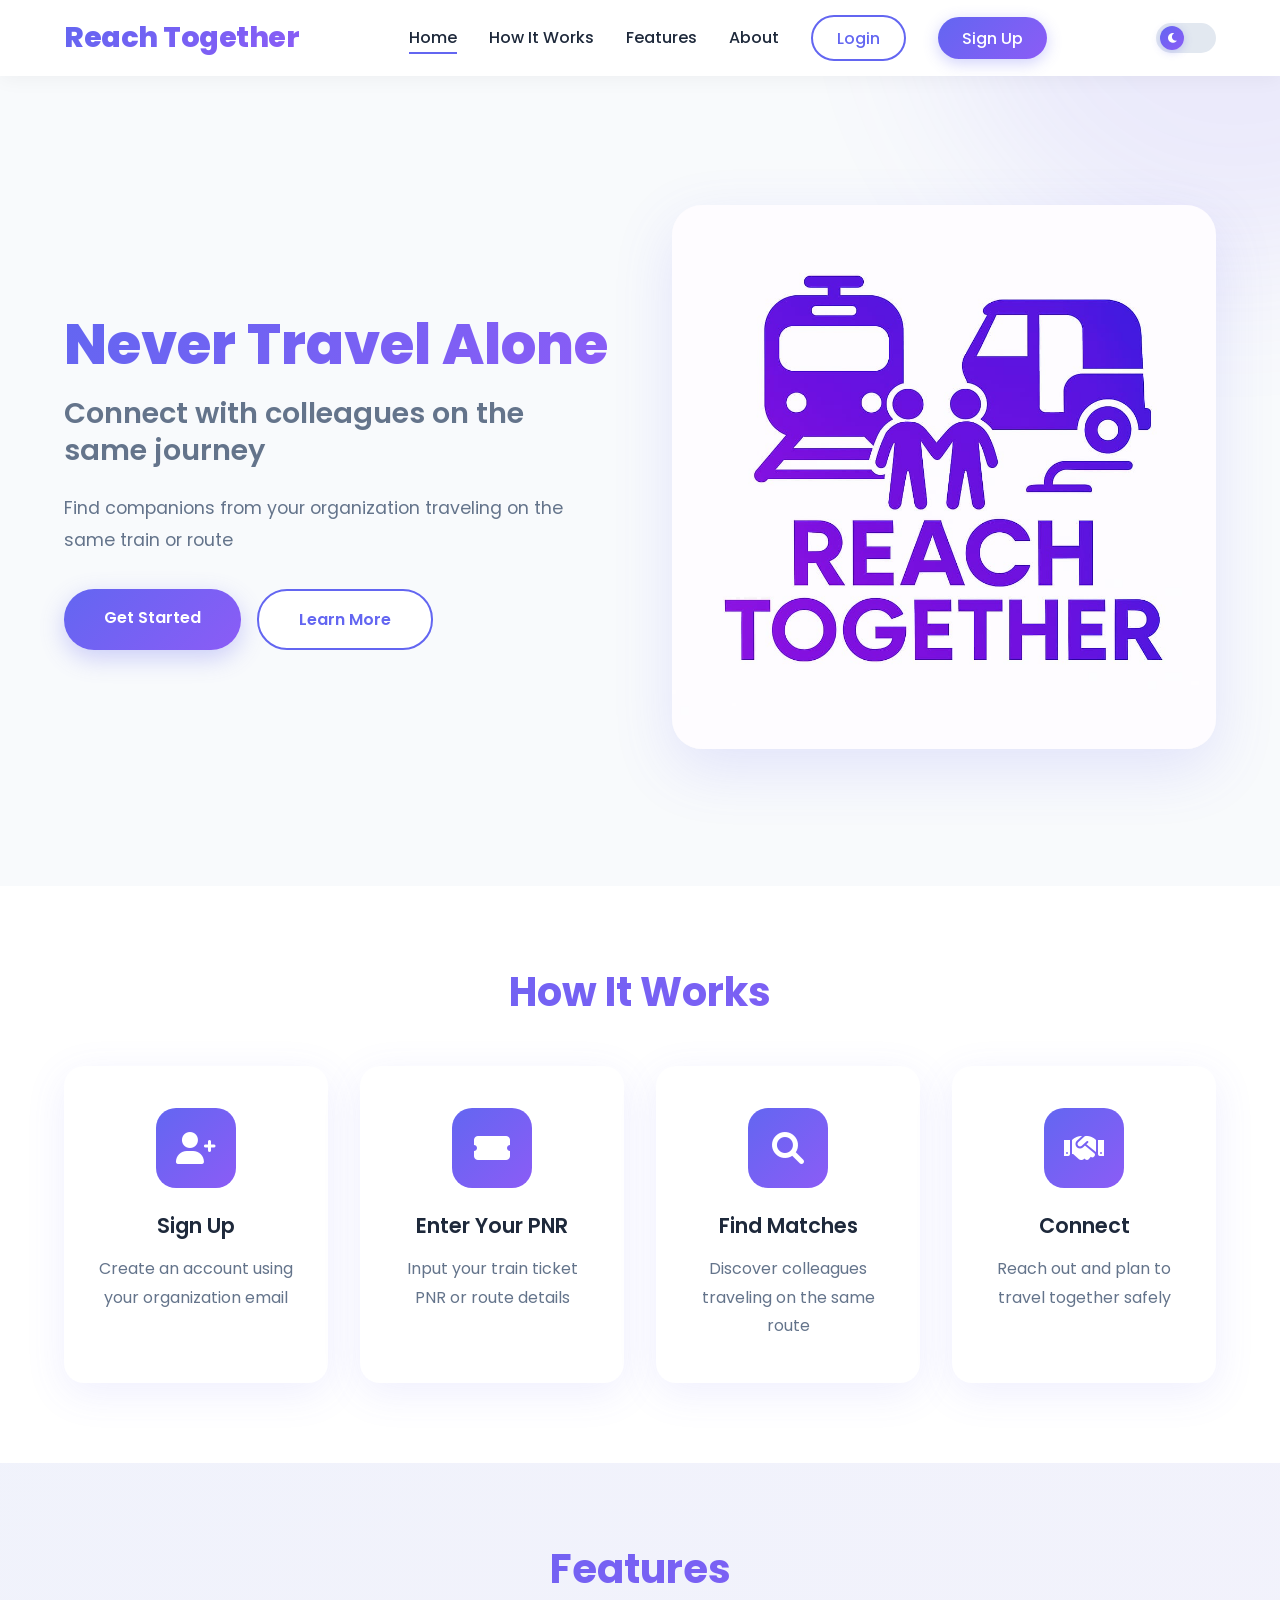
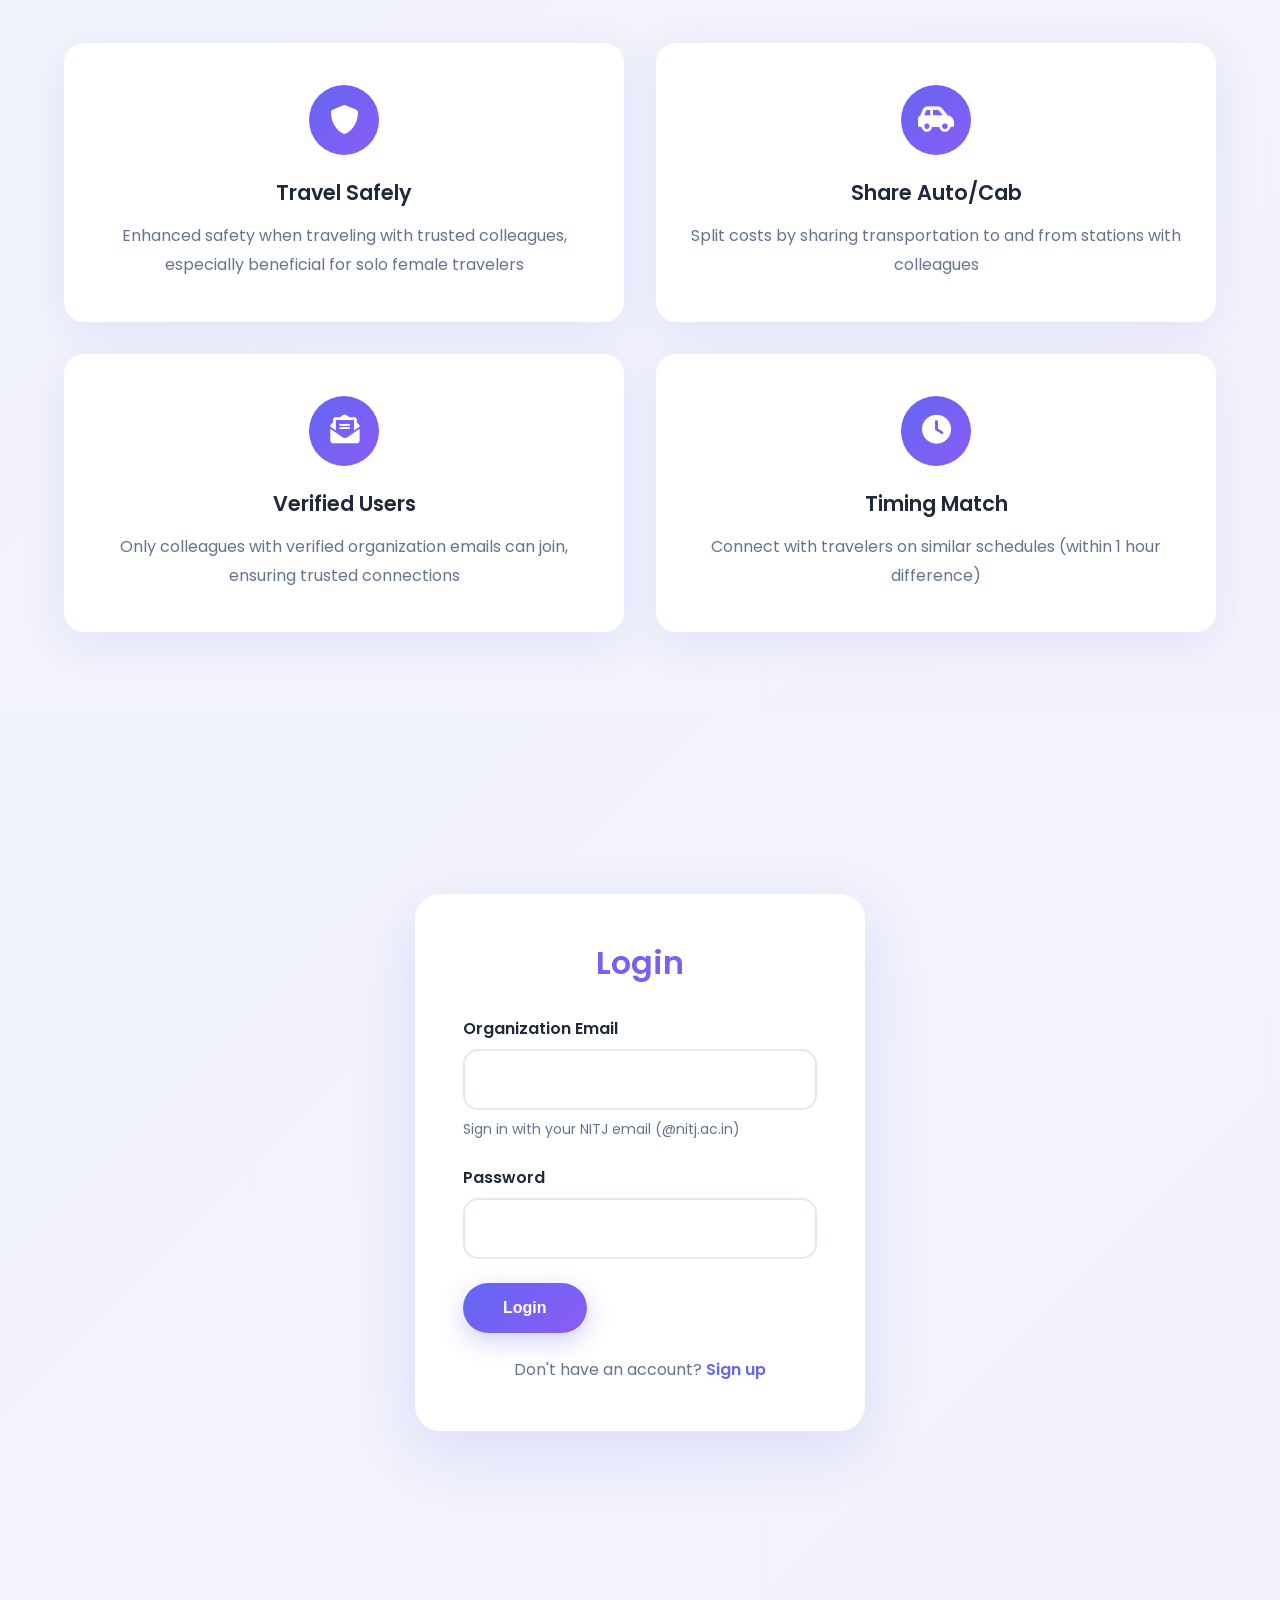
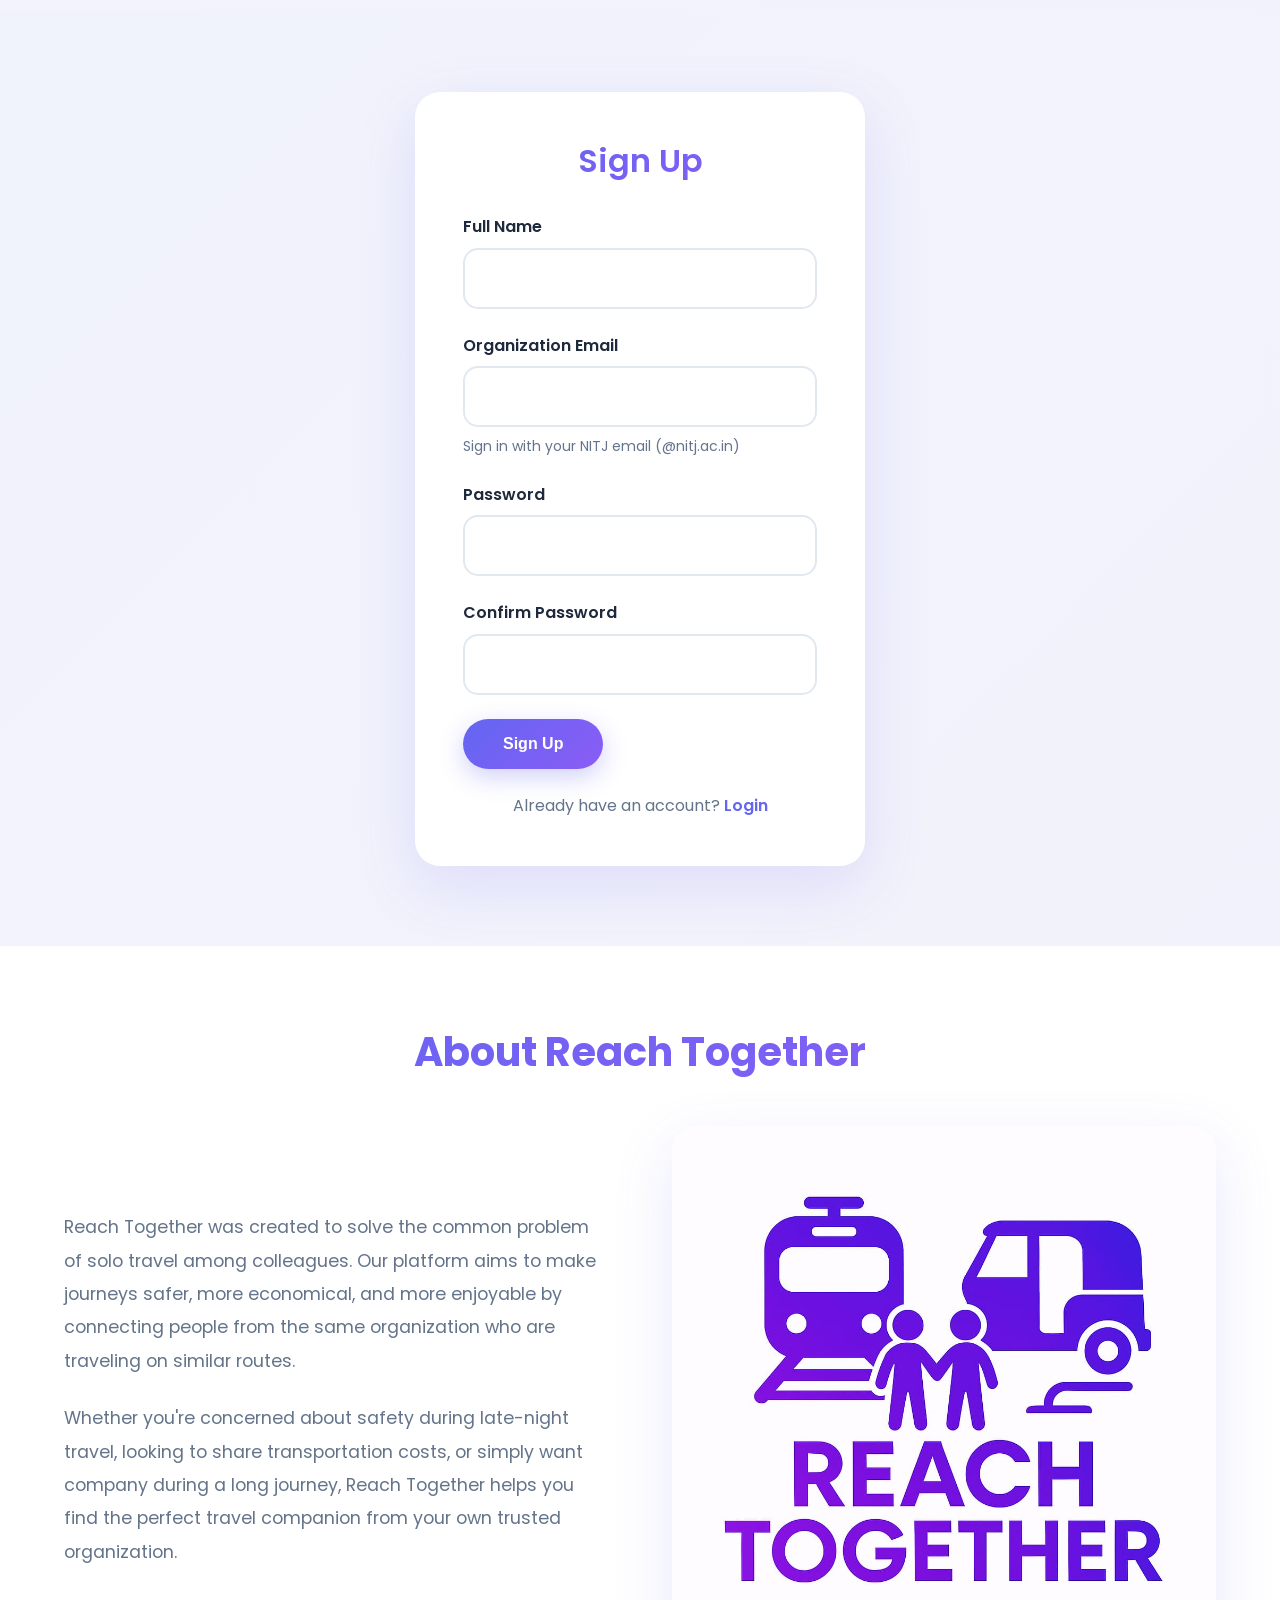
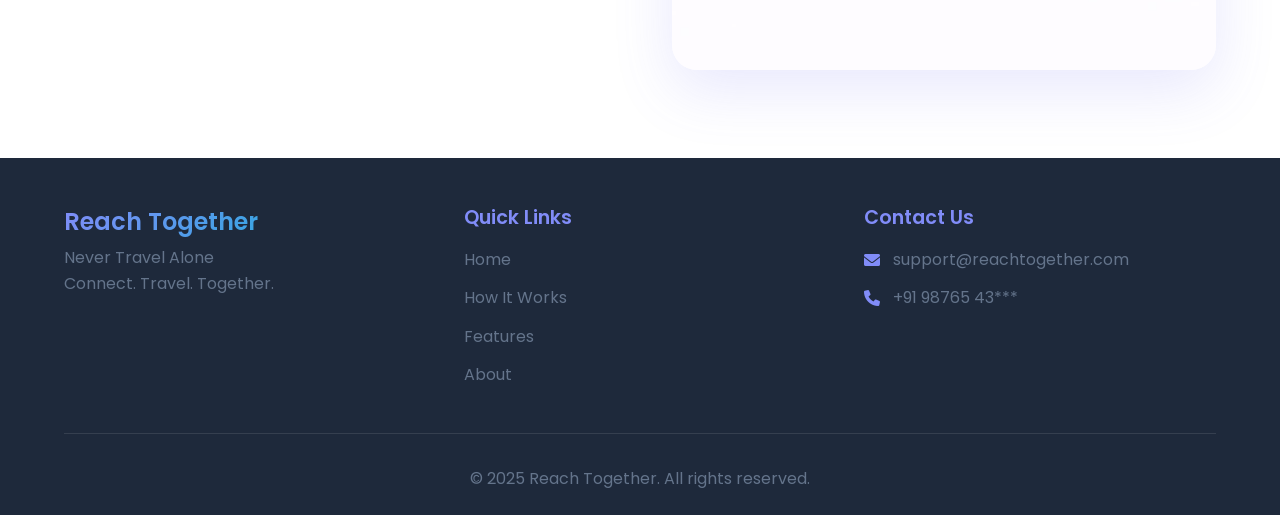
<file: index.html>
<!DOCTYPE html>
<html lang="en">
<head>
    <meta charset="UTF-8">
    <meta name="viewport" content="width=device-width, initial-scale=1.0">
    <title>Reach Together - Find Travel Companions</title>
    <link rel="stylesheet" href="styles.css">
    <link rel="stylesheet" href="https://cdnjs.cloudflare.com/ajax/libs/font-awesome/6.0.0-beta3/css/all.min.css">
</head>
<body>
    <header>
        <nav>
            <div class="logo">
                <h1>Reach Together</h1>
            </div>
            <ul class="nav-links" id="navLinks">
                <li><a href="#home" class="active">Home</a></li>
                <li><a href="#how-it-works">How It Works</a></li>
                <li><a href="#features">Features</a></li>
                <li><a href="#about">About</a></li>
                <li><a href="#login-section" class="login-btn">Login</a></li>
                <li><a href="#signup-section" class="signup-btn">Sign Up</a></li>
            </ul>
            <div class="theme-toggle" id="themeToggle" title="Toggle Dark Mode">
                <div class="theme-toggle-slider">
                    <i class="fas fa-moon"></i>
                </div>
            </div>
            <div class="burger" id="burger">
                <div class="line1"></div>
                <div class="line2"></div>
                <div class="line3"></div>
            </div>
        </nav>
    </header>

    <main>
        <section id="home" class="hero">
            <div class="hero-content">
                <h1>Never Travel Alone</h1>
                <h2>Connect with colleagues on the same journey</h2>
                <p>Find companions from your organization traveling on the same train or route</p>
                <div class="hero-buttons">
                    <a href="#signup-section" class="primary-btn">Get Started</a>
                    <a href="#how-it-works" class="secondary-btn">Learn More</a>
                </div>
            </div>
            <div class="hero-image">
                <img src="Reach Together Light.jpeg" data-light="Reach Together Light.jpeg" data-dark="Reach Together Dark.png" alt="People traveling together">
            </div>
        </section>

        <section id="how-it-works" class="how-it-works">
            <h2>How It Works</h2>
            <div class="steps-container">
                <div class="step">
                    <div class="step-icon">
                        <i class="fas fa-user-plus"></i>
                    </div>
                    <h3>Sign Up</h3>
                    <p>Create an account using your organization email</p>
                </div>
                <div class="step">
                    <div class="step-icon">
                        <i class="fas fa-ticket-alt"></i>
                    </div>
                    <h3>Enter Your PNR</h3>
                    <p>Input your train ticket PNR or route details</p>
                </div>
                <div class="step">
                    <div class="step-icon">
                        <i class="fas fa-search"></i>
                    </div>
                    <h3>Find Matches</h3>
                    <p>Discover colleagues traveling on the same route</p>
                </div>
                <div class="step">
                    <div class="step-icon">
                        <i class="fas fa-handshake"></i>
                    </div>
                    <h3>Connect</h3>
                    <p>Reach out and plan to travel together safely</p>
                </div>
            </div>
        </section>

        <section id="features" class="features">
            <h2>Features</h2>
            <div class="features-grid">
                <div class="feature-card">
                    <div class="feature-icon">
                        <i class="fas fa-shield-alt"></i>
                    </div>
                    <h3>Travel Safely</h3>
                    <p>Enhanced safety when traveling with trusted colleagues, especially beneficial for solo female travelers</p>
                </div>
                <div class="feature-card">
                    <div class="feature-icon">
                        <i class="fas fa-car-side"></i>
                    </div>
                    <h3>Share Auto/Cab</h3>
                    <p>Split costs by sharing transportation to and from stations with colleagues</p>
                </div>
                <div class="feature-card">
                    <div class="feature-icon">
                        <i class="fas fa-envelope-open-text"></i>
                    </div>
                    <h3>Verified Users</h3>
                    <p>Only colleagues with verified organization emails can join, ensuring trusted connections</p>
                </div>
                <div class="feature-card">
                    <div class="feature-icon">
                        <i class="fas fa-clock"></i>
                    </div>
                    <h3>Timing Match</h3>
                    <p>Connect with travelers on similar schedules (within 1 hour difference)</p>
                </div>
            </div>
        </section>

        <section id="login-section" class="auth-section">
            <div class="auth-container">
                <h2>Login</h2>
                <form id="loginForm">
                    <div class="form-group">
                        <label for="loginEmail">Organization Email</label>
                        <input type="email" id="loginEmail" required>
                        <small class="auth-note">Sign in with your NITJ email (@nitj.ac.in)</small>
                    </div>
                    <div class="form-group">
                        <label for="loginPassword">Password</label>
                        <input type="password" id="loginPassword" required>
                    </div>
                    <button type="submit" class="primary-btn">Login</button>
                </form>
                <p class="auth-redirect">Don't have an account? <a href="#signup-section">Sign up</a></p>
            </div>
        </section>

        <section id="signup-section" class="auth-section">
            <div class="auth-container">
                <h2>Sign Up</h2>
                <form id="signupForm">
                    <div class="form-group">
                        <label for="signupName">Full Name</label>
                        <input type="text" id="signupName" required>
                    </div>
                    <div class="form-group">
                        <label for="signupEmail">Organization Email</label>
                        <input type="email" id="signupEmail" required>
                        <small class="auth-note">Sign in with your NITJ email (@nitj.ac.in)</small>
                    </div>
                    <div class="form-group">
                        <label for="signupPassword">Password</label>
                        <input type="password" id="signupPassword" required>
                    </div>
                    <div class="form-group">
                        <label for="signupConfirmPassword">Confirm Password</label>
                        <input type="password" id="signupConfirmPassword" required>
                    </div>
                    <button type="submit" class="primary-btn">Sign Up</button>
                </form>
                <p class="auth-redirect">Already have an account? <a href="#login-section">Login</a></p>
            </div>
        </section>

        <section id="about" class="about">
            <h2>About Reach Together</h2>
            <div class="about-content">
                <div class="about-text">
                    <p>Reach Together was created to solve the common problem of solo travel among colleagues. Our platform aims to make journeys safer, more economical, and more enjoyable by connecting people from the same organization who are traveling on similar routes.</p>
                    <p>Whether you're concerned about safety during late-night travel, looking to share transportation costs, or simply want company during a long journey, Reach Together helps you find the perfect travel companion from your own trusted organization.</p>
                </div>
                <div class="about-image">
                    <img src="Reach Together Light.jpeg" data-light="Reach Together Light.jpeg" data-dark="Reach Together Dark.png" alt="About Reach Together">
                </div>
            </div>
        </section>
    </main>

    <footer>
        <div class="footer-content">
            <div class="footer-logo">
                <h2>Reach Together</h2>
                <p>Never Travel Alone</p>
                <p>Connect. Travel. Together.</p>
            </div>
            <div class="footer-links">
                <h3>Quick Links</h3>
                <ul>
                    <li><a href="#home">Home</a></li>
                    <li><a href="#how-it-works">How It Works</a></li>
                    <li><a href="#features">Features</a></li>
                    <li><a href="#about">About</a></li>
                </ul>
            </div>
            <div class="footer-contact">
                <h3>Contact Us</h3>
                <p><i class="fas fa-envelope"></i> support@reachtogether.com</p>
                <p><i class="fas fa-phone"></i> +91 98765 43***</p>
            </div>
        </div>
        <div class="footer-bottom">
            <p>&copy; 2025 Reach Together. All rights reserved.</p>
        </div>
    </footer>

    <script src="script.js"></script>
</body>
</html>
</file>
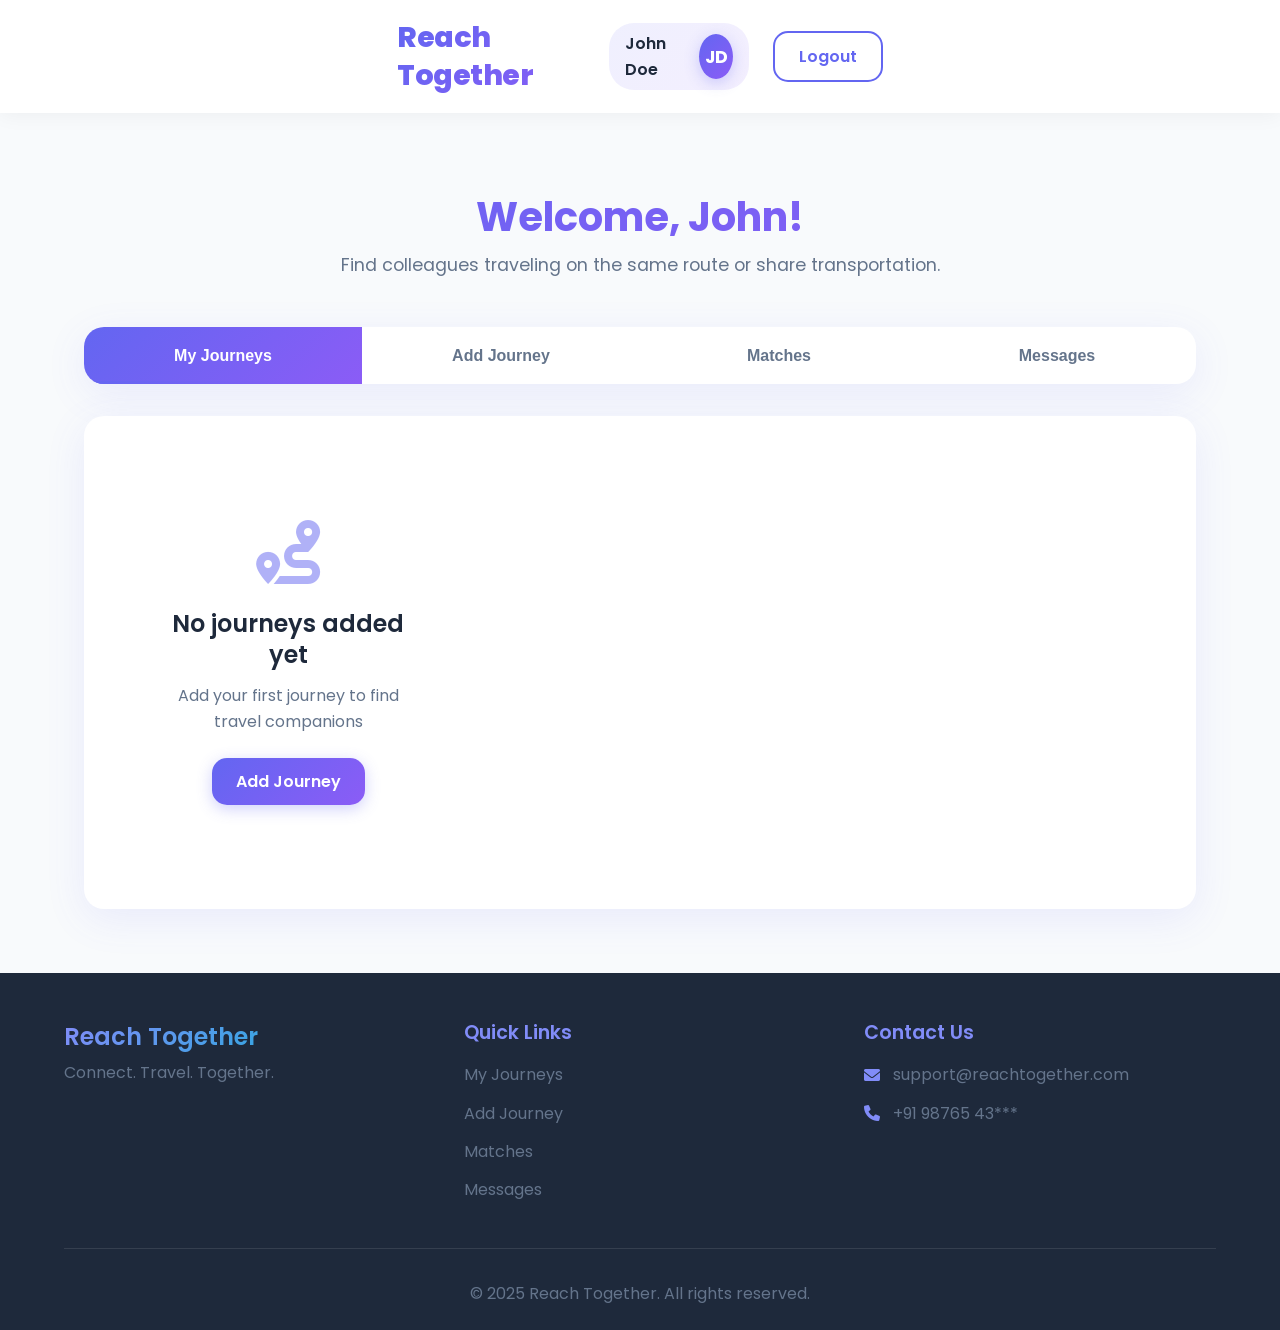
<file: dashboard.html>
<!DOCTYPE html>
<html lang="en">
<head>
    <meta charset="UTF-8">
    <meta name="viewport" content="width=device-width, initial-scale=1.0">
    <title>Dashboard | Reach Together</title>
    <link rel="stylesheet" href="styles.css">
    <link rel="stylesheet" href="dashboard.css">
    <link rel="stylesheet" href="https://cdnjs.cloudflare.com/ajax/libs/font-awesome/6.0.0-beta3/css/all.min.css">
</head>
<body>
    <header class="dashboard-header">
        <div class="container">
            <nav>
                <div class="logo">
                    <h1>Reach Together</h1>
                </div>
                <div class="user-menu">
                    <div class="user-info">
                        <span id="userNameDisplay">John Doe</span>
                        <div class="user-avatar" id="userAvatar">JD</div>
                    </div>
                    <button id="logoutBtn" class="secondary-btn">Logout</button>
                </div>
            </nav>
        </div>
    </header>

    <main class="dashboard-main">
        <div class="container">
            <div class="dashboard-welcome">
                <h1>Welcome, <span id="welcomeName">John</span>!</h1>
                <p>Find colleagues traveling on the same route or share transportation.</p>
            </div>
            
            <div class="dashboard-tabs">
                <button class="tab-btn active" data-tab="my-journeys">My Journeys</button>
                <button class="tab-btn" data-tab="add-journey">Add Journey</button>
                <button class="tab-btn" data-tab="matches">Matches</button>
                <button class="tab-btn" data-tab="messages">Messages</button>
            </div>
            
            <div class="tab-content-container">
                <!-- My Journeys Tab -->
                <div class="tab-content active" id="my-journeys">
                    <div class="journey-list" id="journeyList">
                        <div class="empty-state">
                            <i class="fas fa-route"></i>
                            <h3>No journeys added yet</h3>
                            <p>Add your first journey to find travel companions</p>
                            <button class="primary-btn" id="addFirstJourneyBtn">Add Journey</button>
                        </div>
                    </div>
                </div>
                
                <!-- Add Journey Tab -->
                <div class="tab-content" id="add-journey">
                    <h2>Add New Journey</h2>
                    <form id="journeyForm">
                        <div class="form-group">
                            <label for="journeyType">Journey Type</label>
                            <select id="journeyType" required>
                                <option value="train">Train</option>
                                <option value="bus">Bus</option>
                                <option value="flight">Flight</option>
                            </select>
                        </div>
                        
                        <div class="form-group" id="pnrGroup">
                            <label for="pnrNumber">PNR Number</label>
                            <input type="text" id="pnrNumber" placeholder="Enter your PNR">
                            <small>For train journeys, this helps find exact matches</small>
                        </div>
                        
                        <div class="form-row">
                            <div class="form-group">
                                <label for="fromLocation">From</label>
                                <input type="text" id="fromLocation" required placeholder="Departure location">
                            </div>
                            
                            <div class="form-group">
                                <label for="toLocation">To</label>
                                <input type="text" id="toLocation" required placeholder="Arrival location">
                            </div>
                        </div>
                        
                        <div class="form-row">
                            <div class="form-group">
                                <label for="departureDate">Departure Date</label>
                                <input type="date" id="departureDate" required>
                            </div>
                            
                            <div class="form-group">
                                <label for="departureTime">Departure Time</label>
                                <input type="time" id="departureTime" required>
                            </div>
                        </div>
                        
                        <div class="form-group">
                            <label for="travelPreferences">Travel Preferences</label>
                            <div class="checkbox-group">
                                <label>
                                    <input type="checkbox" id="shareAuto"> 
                                    Willing to share auto/cab to/from station
                                </label>
                                <label>
                                    <input type="checkbox" id="womenOnly"> 
                                    Prefer women-only travel companion
                                </label>
                                <label>
                                    <input type="checkbox" id="luggageHelp"> 
                                    Need help with luggage
                                </label>
                            </div>
                        </div>
                        
                        <div class="form-group">
                            <label for="additionalNotes">Additional Notes</label>
                            <textarea id="additionalNotes" rows="3" placeholder="Add any additional information"></textarea>
                        </div>
                        
                        <button type="submit" class="primary-btn">Add Journey</button>
                    </form>
                </div>
                
                <!-- Matches Tab -->
                <div class="tab-content" id="matches">
                    <div class="filters">
                        <div class="filter-group">
                            <label>Journey Type</label>
                            <select id="matchFilterType">
                                <option value="all">All</option>
                                <option value="train">Train</option>
                                <option value="bus">Bus</option>
                                <option value="flight">Flight</option>
                            </select>
                        </div>
                        <div class="filter-group">
                            <label>Sort By</label>
                            <select id="matchSortBy">
                                <option value="date">Date</option>
                                <option value="match">Match %</option>
                            </select>
                        </div>
                    </div>
                    
                    <div class="matches-list" id="matchesList">
                        <div class="empty-state">
                            <i class="fas fa-user-friends"></i>
                            <h3>No matches found</h3>
                            <p>Add a journey first to find potential matches</p>
                        </div>
                    </div>
                </div>
                
                <!-- Messages Tab -->
                <div class="tab-content" id="messages">
                    <div class="messages-container">
                        <div class="contacts-list">
                            <div class="contacts-header">
                                <h3>Contacts</h3>
                                <div class="search-box">
                                    <input type="text" placeholder="Search contacts">
                                    <i class="fas fa-search"></i>
                                </div>
                            </div>
                            
                            <div class="contacts" id="contactsList">
                                <div class="empty-state">
                                    <i class="fas fa-envelope"></i>
                                    <h3>No contacts yet</h3>
                                    <p>Your matched contacts will appear here</p>
                                </div>
                            </div>
                        </div>
                        
                        <div class="chat-area">
                            <div class="chat-header">
                                <h3>Select a contact to start chatting</h3>
                            </div>
                            
                            <div class="chat-messages" id="chatMessages">
                            </div>
                            
                            <div class="chat-input">
                                <textarea placeholder="Type a message..." id="messageInput"></textarea>
                                <button id="sendMessageBtn" class="primary-btn">
                                    <i class="fas fa-paper-plane"></i>
                                </button>
                            </div>
                        </div>
                    </div>
                </div>
            </div>
        </div>
    </main>

    <footer>
        <div class="footer-content">
            <div class="footer-logo">
                <h2>Reach Together</h2>
                <p>Connect. Travel. Together.</p>
            </div>
            <div class="footer-links">
                <h3>Quick Links</h3>
                <ul>
                    <li><a href="#my-journeys">My Journeys</a></li>
                    <li><a href="#add-journey">Add Journey</a></li>
                    <li><a href="#matches">Matches</a></li>
                    <li><a href="#messages">Messages</a></li>
                </ul>
            </div>
            <div class="footer-contact">
                <h3>Contact Us</h3>
                <p><i class="fas fa-envelope"></i> support@reachtogether.com</p>
                <p><i class="fas fa-phone"></i> +91 98765 43***</p>
            </div>
        </div>
        <div class="footer-bottom">
            <p>&copy; 2025 Reach Together. All rights reserved.</p>
        </div>
    </footer>

    <!-- Theme toggle moved to main page; dashboard reads saved theme from localStorage -->
    <script src="dashboard.js"></script>
</body>
</html>
</file>
<file: styles.css>
/* Enhanced Reach Together Styles */
@import url('https://fonts.googleapis.com/css2?family=Poppins:wght@300;400;500;600;700;800&display=swap');

:root {
    --primary: #6366f1;
    --primary-dark: #4f46e5;
    --primary-light: #818cf8;
    --secondary: #8b5cf6;
    --accent: #06b6d4;
    --success: #10b981;
    --danger: #ef4444;
    --warning: #f59e0b;
    --dark: #1e293b;
    --light: #f8fafc;
    --gray: #64748b;
    --gray-light: #e2e8f0;
    --white: #ffffff;
    --shadow: 0 10px 40px rgba(99, 102, 241, 0.1);
    --shadow-lg: 0 20px 60px rgba(99, 102, 241, 0.15);
}

/* Dark Mode Variables */
body.dark-mode {
    --dark: #f8fafc;
    --light: #0f172a;
    --gray: #cbd5e1;
    --gray-light: #1e293b;
    --white: #1e293b;
    --shadow: 0 10px 40px rgba(0, 0, 0, 0.3);
    --shadow-lg: 0 20px 60px rgba(0, 0, 0, 0.4);
}

body.dark-mode {
    background: #0f172a;
    color: #f8fafc;
}

body.dark-mode .bg-animation {
    opacity: 0.03;
}

/* Preserve footer appearance from light mode when dark-mode is active */
body.dark-mode footer,
body.dark-mode .footer-content,
body.dark-mode .footer-bottom {
    background: #1e293b; /* same as light-mode var(--dark) */
    color: #ffffff; /* same as light-mode var(--white) */
}

body.dark-mode .footer-links a {
    color: #64748b; /* same as light-mode var(--gray) */
}

body.dark-mode .footer-logo p,
body.dark-mode .footer-contact p {
    color: #64748b; /* keep description/contact text same as light mode */
}

body.dark-mode header {
    background: rgba(30, 41, 59, 0.95);
}

body.dark-mode .nav-links a {
    color: #cbd5e1;
}

body.dark-mode .hero::before {
    opacity: 0.05;
}

* {
    margin: 0;
    padding: 0;
    box-sizing: border-box;
}

body {
    font-family: 'Poppins', sans-serif;
    line-height: 1.6;
    color: var(--dark);
    background: var(--light);
    overflow-x: hidden;
}

a {
    text-decoration: none;
    color: var(--primary);
    transition: all 0.3s ease;
}

ul {
    list-style: none;
}

h1, h2, h3, h4 {
    font-weight: 600;
    line-height: 1.3;
}

section {
    padding: 5rem 5%;
}

.container {
    max-width: 1400px;
    margin: 0 auto;
    padding: 0 20px;
}

/* Animated Background */
.bg-animation {
    position: fixed;
    top: 0;
    left: 0;
    width: 100%;
    height: 100%;
    z-index: -1;
    background: linear-gradient(135deg, #667eea 0%, #764ba2 100%);
    opacity: 0.05;
}

.bg-animation::before {
    content: '';
    position: absolute;
    width: 200%;
    height: 200%;
    top: -50%;
    left: -50%;
    background: radial-gradient(circle, rgba(99, 102, 241, 0.1) 1px, transparent 1px);
    background-size: 50px 50px;
    animation: moveBackground 20s linear infinite;
}

@keyframes moveBackground {
    0% { transform: translate(0, 0); }
    100% { transform: translate(50px, 50px); }
}

/* Header */
header {
    background: rgba(255, 255, 255, 0.95);
    backdrop-filter: blur(10px);
    box-shadow: 0 2px 20px rgba(0, 0, 0, 0.05);
    position: sticky;
    top: 0;
    z-index: 1000;
    transition: all 0.3s ease;
}

header.scrolled {
    box-shadow: 0 5px 30px rgba(0, 0, 0, 0.1);
}

nav {
    display: flex;
    justify-content: space-between;
    align-items: center;
    padding: 1.2rem 5%;
    max-width: 1400px;
    margin: 0 auto;
}

.logo h1 {
    background: linear-gradient(135deg, var(--primary), var(--secondary));
    -webkit-background-clip: text;
    -webkit-text-fill-color: transparent;
    background-clip: text;
    font-size: 1.8rem;
    font-weight: 800;
    letter-spacing: -0.5px;
}

.nav-links {
    display: flex;
    gap: 2rem;
    list-style: none;
    align-items: center;
}

.nav-links a {
    text-decoration: none;
    color: var(--dark);
    font-weight: 500;
    transition: all 0.3s ease;
    position: relative;
}

.nav-links a::after {
    content: '';
    position: absolute;
    bottom: -5px;
    left: 0;
    width: 0;
    height: 2px;
    background: var(--primary);
    transition: width 0.3s ease;
}

.nav-links a:hover::after,
.nav-links a.active::after {
    width: 100%;
}

.login-btn {
    padding: 0.6rem 1.5rem !important;
    border: 2px solid var(--primary);
    border-radius: 25px;
    color: var(--primary) !important;
    transition: all 0.3s ease;
}

.login-btn:hover {
    background: var(--primary);
    color: var(--white) !important;
    transform: translateY(-2px);
    box-shadow: 0 5px 15px rgba(99, 102, 241, 0.3);
}

.login-btn::after {
    display: none;
}

.signup-btn {
    padding: 0.6rem 1.5rem !important;
    background: linear-gradient(135deg, var(--primary), var(--secondary));
    color: var(--white) !important;
    border-radius: 25px;
    transition: all 0.3s ease;
    box-shadow: 0 4px 15px rgba(99, 102, 241, 0.3);
}

.signup-btn:hover {
    transform: translateY(-2px);
    box-shadow: 0 6px 20px rgba(99, 102, 241, 0.4);
}

.signup-btn::after {
    display: none;
}

/* Burger Menu */
.burger {
    display: none;
    cursor: pointer;
    z-index: 1001;
}

.burger div {
    width: 25px;
    height: 3px;
    background: var(--dark);
    margin: 5px;
    transition: all 0.3s ease;
    border-radius: 3px;
}

/* Dark Mode Toggle */
.theme-toggle {
    width: 60px;
    height: 30px;
    background: var(--gray-light);
    border-radius: 30px;
    position: relative;
    cursor: pointer;
    transition: all 0.3s ease;
    border: 2px solid var(--gray-light);
}

.theme-toggle:hover {
    transform: scale(1.05);
}

.theme-toggle-slider {
    width: 24px;
    height: 24px;
    background: linear-gradient(135deg, var(--primary), var(--secondary));
    border-radius: 50%;
    position: absolute;
    top: 1px;
    left: 2px;
    transition: all 0.3s ease;
    display: flex;
    align-items: center;
    justify-content: center;
    color: var(--white);
    font-size: 0.7rem;
    box-shadow: 0 2px 8px rgba(99, 102, 241, 0.3);
}

body.dark-mode .theme-toggle {
    background: #1e293b;
    border-color: #1e293b;
}

body.dark-mode .theme-toggle-slider {
    left: 32px;
    background: linear-gradient(135deg, #fbbf24, #f59e0b);
    box-shadow: 0 2px 8px rgba(251, 191, 36, 0.3);
}

/* Hero Section */
.hero {
    min-height: 90vh;
    display: flex;
    align-items: center;
    padding: 4rem 5%;
    gap: 4rem;
    position: relative;
    overflow: hidden;
}

.hero::before {
    content: '';
    position: absolute;
    top: -50%;
    right: -20%;
    width: 600px;
    height: 600px;
    background: linear-gradient(135deg, var(--primary), var(--secondary));
    opacity: 0.1;
    border-radius: 50%;
    filter: blur(80px);
    animation: float 6s ease-in-out infinite;
}

@keyframes float {
    0%, 100% { transform: translateY(0) rotate(0deg); }
    50% { transform: translateY(-30px) rotate(5deg); }
}

.hero-content {
    flex: 1;
    animation: slideInLeft 0.8s ease;
}

@keyframes slideInLeft {
    from {
        opacity: 0;
        transform: translateX(-50px);
    }
    to {
        opacity: 1;
        transform: translateX(0);
    }
}

.hero-content h1 {
    font-size: 3.5rem;
    font-weight: 800;
    background: linear-gradient(135deg, var(--primary), var(--secondary));
    -webkit-background-clip: text;
    -webkit-text-fill-color: transparent;
    background-clip: text;
    margin-bottom: 1rem;
    line-height: 1.2;
}

.hero-content h2 {
    font-size: 1.8rem;
    color: var(--gray);
    font-weight: 600;
    margin-bottom: 1.5rem;
}

.hero-content p {
    font-size: 1.1rem;
    color: var(--gray);
    margin-bottom: 2rem;
    line-height: 1.8;
}

.hero-buttons {
    display: flex;
    gap: 1rem;
    flex-wrap: wrap;
}

.primary-btn, .secondary-btn {
    padding: 1rem 2.5rem;
    border-radius: 30px;
    font-weight: 600;
    cursor: pointer;
    transition: all 0.3s ease;
    border: none;
    font-size: 1rem;
    text-decoration: none;
    display: inline-block;
}

.primary-btn {
    background: linear-gradient(135deg, var(--primary), var(--secondary));
    color: var(--white);
    box-shadow: 0 8px 25px rgba(99, 102, 241, 0.3);
}

.primary-btn:hover {
    transform: translateY(-3px);
    box-shadow: 0 12px 35px rgba(99, 102, 241, 0.4);
}

.secondary-btn {
    background: var(--white);
    color: var(--primary);
    border: 2px solid var(--primary);
}

.secondary-btn:hover {
    background: var(--primary);
    color: var(--white);
    transform: translateY(-3px);
    box-shadow: 0 8px 25px rgba(99, 102, 241, 0.3);
}

.hero-image {
    flex: 1;
    animation: slideInRight 0.8s ease;
    position: relative;
}

@keyframes slideInRight {
    from {
        opacity: 0;
        transform: translateX(50px);
    }
    to {
        opacity: 1;
        transform: translateX(0);
    }
}

.hero-image img {
    width: 100%;
    border-radius: 30px;
    box-shadow: var(--shadow-lg);
    transition: transform 0.3s ease;
}

.hero-image:hover img {
    transform: scale(1.02);
}

/* How It Works Section */
.how-it-works {
    text-align: center;
    background: var(--white);
}

.how-it-works h2 {
    font-size: 2.5rem;
    font-weight: 700;
    margin-bottom: 3rem;
    background: linear-gradient(135deg, var(--primary), var(--secondary));
    -webkit-background-clip: text;
    -webkit-text-fill-color: transparent;
    background-clip: text;
}

.steps-container {
    display: grid;
    grid-template-columns: repeat(auto-fit, minmax(250px, 1fr));
    gap: 2rem;
    max-width: 1200px;
    margin: 0 auto;
}

.step {
    background: var(--white);
    padding: 2.5rem 2rem;
    border-radius: 20px;
    box-shadow: var(--shadow);
    transition: all 0.3s ease;
    position: relative;
    overflow: hidden;
    border: 2px solid transparent;
}

.step::before {
    content: '';
    position: absolute;
    top: 0;
    left: 0;
    width: 100%;
    height: 5px;
    background: linear-gradient(90deg, var(--primary), var(--secondary));
    transform: scaleX(0);
    transition: transform 0.3s ease;
}

.step:hover::before {
    transform: scaleX(1);
}

.step:hover {
    transform: translateY(-10px);
    box-shadow: var(--shadow-lg);
    border-color: var(--primary-light);
}

.step-icon {
    width: 80px;
    height: 80px;
    background: linear-gradient(135deg, var(--primary), var(--secondary));
    border-radius: 20px;
    display: flex;
    align-items: center;
    justify-content: center;
    margin: 0 auto 1.5rem;
    color: var(--white);
    font-size: 2rem;
    transition: all 0.3s ease;
}

.step:hover .step-icon {
    transform: rotateY(360deg);
}

.step h3 {
    font-size: 1.3rem;
    margin-bottom: 1rem;
    color: var(--dark);
}

.step p {
    color: var(--gray);
    line-height: 1.8;
}

/* Features Section */
.features {
    background: linear-gradient(135deg, rgba(99, 102, 241, 0.05), rgba(139, 92, 246, 0.05));
    text-align: center;
}

.features h2 {
    font-size: 2.5rem;
    font-weight: 700;
    margin-bottom: 3rem;
    background: linear-gradient(135deg, var(--primary), var(--secondary));
    -webkit-background-clip: text;
    -webkit-text-fill-color: transparent;
    background-clip: text;
}

.features-grid {
    display: grid;
    grid-template-columns: repeat(2, 1fr); /* two columns on desktop */
    gap: 2rem;
    max-width: 1200px;
    margin: 0 auto;
}

.feature-card {
    background: var(--white);
    padding: 2.5rem 2rem;
    border-radius: 20px;
    box-shadow: var(--shadow);
    transition: all 0.3s ease;
    border: 2px solid transparent;
}

.feature-card:hover {
    transform: translateY(-10px);
    box-shadow: var(--shadow-lg);
    border-color: var(--primary);
}

.feature-icon {
    width: 70px;
    height: 70px;
    background: linear-gradient(135deg, var(--primary), var(--secondary));
    border-radius: 50%;
    display: flex;
    align-items: center;
    justify-content: center;
    margin: 0 auto 1.5rem;
    color: var(--white);
    font-size: 1.8rem;
    transition: all 0.3s ease;
}

.feature-card:hover .feature-icon {
    transform: scale(1.1) rotate(5deg);
}

.feature-card h3 {
    font-size: 1.3rem;
    margin-bottom: 1rem;
    color: var(--dark);
}

.feature-card p {
    color: var(--gray);
    line-height: 1.8;
}

/* Auth Sections */
.auth-section {
    min-height: 100vh;
    display: flex;
    align-items: center;
    justify-content: center;
    background: linear-gradient(135deg, rgba(99, 102, 241, 0.05), rgba(139, 92, 246, 0.05));
}

.auth-container {
    background: var(--white);
    padding: 3rem;
    border-radius: 25px;
    box-shadow: var(--shadow-lg);
    width: 100%;
    max-width: 450px;
    animation: fadeInUp 0.6s ease;
}

@keyframes fadeInUp {
    from {
        opacity: 0;
        transform: translateY(30px);
    }
    to {
        opacity: 1;
        transform: translateY(0);
    }
}

.auth-container h2 {
    text-align: center;
    margin-bottom: 2rem;
    font-size: 2rem;
    background: linear-gradient(135deg, var(--primary), var(--secondary));
    -webkit-background-clip: text;
    -webkit-text-fill-color: transparent;
    background-clip: text;
}

.form-group {
    margin-bottom: 1.5rem;
}

.form-group label {
    display: block;
    margin-bottom: 0.5rem;
    font-weight: 600;
    color: var(--dark);
}

.form-group input,
.form-group select,
.form-group textarea {
    width: 100%;
    padding: 1rem 1.5rem;
    border: 2px solid var(--gray-light);
    border-radius: 15px;
    font-size: 1rem;
    transition: all 0.3s ease;
    font-family: 'Poppins', sans-serif;
    background: var(--white);
}

.form-group input:focus,
.form-group select:focus,
.form-group textarea:focus {
    border-color: var(--primary);
    outline: none;
    box-shadow: 0 0 0 4px rgba(99, 102, 241, 0.1);
}

/* Keep auth form inputs light even in dark mode */
body.dark-mode #loginForm .form-group input,
body.dark-mode #loginForm .form-group select,
body.dark-mode #loginForm .form-group textarea,
body.dark-mode #signupForm .form-group input,
body.dark-mode #signupForm .form-group select,
body.dark-mode #signupForm .form-group textarea,
body.dark-mode .auth-container .form-group input,
body.dark-mode .auth-container .form-group select,
body.dark-mode .auth-container .form-group textarea {
    background: #ffffff;
    color: #0f172a;
    border-color: #e5e7eb;
    box-shadow: none;
}

body.dark-mode .auth-container .form-group input::placeholder,
body.dark-mode .auth-container .form-group textarea::placeholder,
body.dark-mode .auth-container .form-group select::placeholder {
    color: #6b7280;
    opacity: 1;
}

body.dark-mode .auth-container .form-group input:focus,
body.dark-mode .auth-container .form-group select:focus,
body.dark-mode .auth-container .form-group textarea:focus {
    border-color: var(--primary);
    box-shadow: 0 0 0 4px rgba(99, 102, 241, 0.08);
    outline: none;
}

.form-group textarea {
    resize: vertical;
    min-height: 100px;
}

.form-group small {
    color: var(--gray);
    font-size: 0.875rem;
    display: block;
    margin-top: 0.5rem;
}

.auth-redirect {
    text-align: center;
    margin-top: 1.5rem;
    color: var(--gray);
}

.auth-redirect a {
    color: var(--primary);
    font-weight: 600;
    text-decoration: none;
    transition: color 0.3s ease;
}

.auth-redirect a:hover {
    color: var(--primary-dark);
}

/* About Section */
.about {
    background: var(--white);
}

.about h2 {
    font-size: 2.5rem;
    font-weight: 700;
    margin-bottom: 3rem;
    text-align: center;
    background: linear-gradient(135deg, var(--primary), var(--secondary));
    -webkit-background-clip: text;
    -webkit-text-fill-color: transparent;
    background-clip: text;
}

.about-content {
    display: flex;
    align-items: center;
    gap: 4rem;
    max-width: 1200px;
    margin: 0 auto;
    text-align: left;
}

.about-text {
    flex: 1;
}

.about-text p {
    font-size: 1.1rem;
    line-height: 1.9;
    color: var(--gray);
    margin-bottom: 1.5rem;
}

.about-image {
    flex: 1;
}

.about-image img {
    width: 100%;
    border-radius: 25px;
    box-shadow: var(--shadow-lg);
    transition: transform 0.3s ease;
}

.about-image:hover img {
    transform: scale(1.02);
}

/* Footer */
footer {
    background: var(--dark);
    color: var(--white);
    padding: 3rem 5% 1.5rem;
}

.footer-content {
    display: grid;
    grid-template-columns: repeat(auto-fit, minmax(250px, 1fr));
    gap: 3rem;
    max-width: 1200px;
    margin: 0 auto 2rem;
}

.footer-logo h2 {
    background: linear-gradient(135deg, var(--primary-light), var(--accent));
    -webkit-background-clip: text;
    -webkit-text-fill-color: transparent;
    background-clip: text;
    margin-bottom: 0.5rem;
    font-size: 1.5rem;
}

.footer-logo p {
    color: var(--gray);
}

.footer-links h3,
.footer-contact h3 {
    color: var(--primary-light);
    margin-bottom: 1rem;
    font-size: 1.2rem;
}

.footer-links ul {
    list-style: none;
}

.footer-links ul li {
    margin-bottom: 0.8rem;
}

.footer-links a {
    color: var(--gray);
    text-decoration: none;
    transition: all 0.3s ease;
}

.footer-links a:hover {
    color: var(--primary-light);
    padding-left: 5px;
}

.footer-contact p {
    color: var(--gray);
    margin-bottom: 0.8rem;
    display: flex;
    align-items: center;
    gap: 0.8rem;
}

.footer-contact i {
    color: var(--primary-light);
}

.footer-bottom {
    text-align: center;
    padding-top: 2rem;
    border-top: 1px solid rgba(255, 255, 255, 0.1);
    color: var(--gray);
}

/* Scroll animations */
.animate-on-scroll {
    opacity: 0;
    transform: translateY(30px);
    transition: all 0.6s ease;
}

.animate-on-scroll.animated {
    opacity: 1;
    transform: translateY(0);
}

/* Dashboard Styles */
.dashboard {
    display: none;
    padding: 30px;
    max-width: 1200px;
    margin: 0 auto;
}

.dashboard-header {
    display: flex;
    justify-content: space-between;
    align-items: center;
    margin-bottom: 30px;
}

.user-info {
    display: flex;
    align-items: center;
    gap: 15px;
}

.user-avatar {
    width: 50px;
    height: 50px;
    border-radius: 50%;
    background: linear-gradient(135deg, var(--primary), var(--secondary));
    display: flex;
    align-items: center;
    justify-content: center;
    color: var(--white);
    font-weight: 700;
    font-size: 1.2rem;
}

.dashboard-controls {
    display: flex;
    gap: 15px;
}

/* Utility Classes */
.danger-btn {
    background: var(--danger);
    color: var(--white);
    padding: 0.6rem 1.5rem;
    border-radius: 15px;
    border: none;
    cursor: pointer;
    font-weight: 500;
    transition: all 0.3s ease;
}

.danger-btn:hover {
    background: #dc2626;
    transform: translateY(-2px);
    box-shadow: 0 5px 15px rgba(239, 68, 68, 0.3);
}

/* Checkbox Group */
.checkbox-group {
    display: flex;
    flex-direction: column;
    gap: 0.8rem;
}

.checkbox-group label {
    display: flex;
    align-items: center;
    gap: 0.8rem;
    cursor: pointer;
    font-weight: 400;
}

.checkbox-group input[type="checkbox"] {
    width: 20px;
    height: 20px;
    cursor: pointer;
    accent-color: var(--primary);
}

/* Responsive Design */
@media screen and (max-width: 768px) {
    .nav-links {
        position: fixed;
        right: -100%;
        top: 70px;
        flex-direction: column;
        background: var(--white);
        width: 100%;
        height: calc(100vh - 70px);
        padding: 2rem;
        box-shadow: -5px 0 15px rgba(0, 0, 0, 0.1);
        transition: right 0.3s ease;
        align-items: flex-start;
    }

    .nav-links.active {
        right: 0;
    }

    .theme-toggle {
        margin-right: 1rem;
    }

    .burger {
        display: block;
    }

    .hero {
        flex-direction: column;
        text-align: center;
        padding: 2rem 5%;
        min-height: auto;
    }

    .hero-content {
        margin-bottom: 3rem;
    }

    .hero-content h1 {
        font-size: 2.5rem;
    }

    .hero-content h2 {
        font-size: 1.3rem;
    }

    .hero-buttons {
        justify-content: center;
    }

    .about-content {
        flex-direction: column;
        text-align: center;
        gap: 2rem;
    }

    h2 {
        font-size: 2rem;
    }

    section {
        padding: 3rem 5%;
    }

    .steps-container,
    .features-grid {
        grid-template-columns: 1fr;
    }

    .auth-container {
        padding: 2rem;
        margin: 1rem;
    }
}

@media screen and (max-width: 480px) {
    .hero-content h1 {
        font-size: 2rem;
    }

    .hero-content h2 {
        font-size: 1.1rem;
    }

    .hero-buttons {
        flex-direction: column;
        width: 100%;
    }

    .primary-btn,
    .secondary-btn {
        width: 100%;
        text-align: center;
    }

    .logo h1 {
        font-size: 1.5rem;
    }

    nav {
        padding: 1rem 5%;
    }
}
</file>
<file: dashboard.css>
/* Enhanced Dashboard Styles */

:root {
    --primary: #6366f1;
    --primary-dark: #4f46e5;
    --primary-light: #818cf8;
    --secondary: #8b5cf6;
    --accent: #06b6d4;
    --success: #10b981;
    --danger: #ef4444;
    --warning: #f59e0b;
    --dark: #1e293b;
    --light: #f8fafc;
    --gray: #64748b;
    --gray-light: #e2e8f0;
    --white: #ffffff;
    --shadow: 0 10px 40px rgba(99, 102, 241, 0.1);
    --shadow-lg: 0 20px 60px rgba(99, 102, 241, 0.15);
}

/* Dark Mode Variables for Dashboard */
body.dark-mode {
    --dark: #f8fafc;
    --light: #0f172a;
    --gray: #cbd5e1;
    --gray-light: #1e293b;
    --white: #1e293b;
    --shadow: 0 10px 40px rgba(0, 0, 0, 0.3);
    --shadow-lg: 0 20px 60px rgba(0, 0, 0, 0.4);
}

body.dark-mode {
    background: #0f172a;
    color: #f8fafc;
}

body.dark-mode .dashboard-header {
    background: rgba(30, 41, 59, 0.95);
}

body.dark-mode .user-info {
    background: linear-gradient(135deg, rgba(99, 102, 241, 0.2), rgba(139, 92, 246, 0.2));
}

body.dark-mode .dashboard-main {
    background: #0f172a;
}

body.dark-mode .journey-card {
    background: linear-gradient(135deg, rgba(99, 102, 241, 0.1), rgba(139, 92, 246, 0.1));
}

body.dark-mode .match-card {
    background: #1e293b;
}

body.dark-mode .message.received {
    background: #1e293b;
    color: #f8fafc;
}

body.dark-mode .contacts-list {
    background: #0f172a;
}

body.dark-mode .contacts-header {
    background: #1e293b;
}

body.dark-mode .chat-messages {
    background: #0f172a;
}

body.dark-mode .filters {
    background: linear-gradient(135deg, rgba(99, 102, 241, 0.1), rgba(139, 92, 246, 0.1));
}

/* Ensure dashboard footer remains same as light mode in dark-mode */
body.dark-mode footer,
body.dark-mode .footer-content,
body.dark-mode .footer-bottom {
    background: #1e293b;
    color: #ffffff;
}

body.dark-mode .footer-links a {
    color: #64748b;
}

body.dark-mode .footer-logo p,
body.dark-mode .footer-contact p {
    color: #64748b;
}

/* Dashboard Header */
.dashboard-header {
    background: rgba(255, 255, 255, 0.95);
    backdrop-filter: blur(10px);
    box-shadow: 0 2px 20px rgba(0, 0, 0, 0.05);
    position: sticky;
    top: 0;
    z-index: 1000;
}

.dashboard-header nav {
    display: flex;
    justify-content: space-between;
    align-items: center;
    padding: 1.2rem 5%;
    max-width: 1400px;
    margin: 0 auto;
}

.user-menu {
    display: flex;
    align-items: center;
    gap: 1.5rem;
}

.user-info {
    display: flex;
    align-items: center;
    gap: 1rem;
    padding: 0.5rem 1rem;
    background: linear-gradient(135deg, rgba(99, 102, 241, 0.1), rgba(139, 92, 246, 0.1));
    border-radius: 25px;
    transition: all 0.3s ease;
}

.user-info:hover {
    transform: translateY(-2px);
    box-shadow: 0 5px 15px rgba(99, 102, 241, 0.2);
}

.user-info span {
    font-weight: 600;
    color: var(--dark);
}

.user-avatar {
    width: 45px;
    height: 45px;
    border-radius: 50%;
    background: linear-gradient(135deg, var(--primary), var(--secondary));
    color: var(--white);
    display: flex;
    align-items: center;
    justify-content: center;
    font-weight: 700;
    font-size: 1.1rem;
    box-shadow: 0 4px 15px rgba(99, 102, 241, 0.3);
}

/* Dashboard Main Content */
.dashboard-main {
    padding: 3rem 5%;
    min-height: calc(100vh - 70px);
    background: var(--light);
}

.dashboard-welcome {
    margin-bottom: 3rem;
    text-align: center;
    animation: fadeInUp 0.6s ease;
}

@keyframes fadeInUp {
    from {
        opacity: 0;
        transform: translateY(20px);
    }
    to {
        opacity: 1;
        transform: translateY(0);
    }
}

.dashboard-welcome h1 {
    font-size: 2.5rem;
    background: linear-gradient(135deg, var(--primary), var(--secondary));
    -webkit-background-clip: text;
    -webkit-text-fill-color: transparent;
    background-clip: text;
    margin-bottom: 0.5rem;
    font-weight: 700;
}

.dashboard-welcome p {
    color: var(--gray);
    font-size: 1.1rem;
}

/* Tabs Navigation */
.dashboard-tabs {
    display: flex;
    background: var(--white);
    border-radius: 20px;
    overflow: hidden;
    margin-bottom: 2rem;
    box-shadow: var(--shadow);
    animation: fadeInUp 0.8s ease;
}

.tab-btn {
    flex: 1;
    padding: 1.2rem;
    text-align: center;
    background: transparent;
    border: none;
    cursor: pointer;
    font-weight: 600;
    font-size: 1rem;
    transition: all 0.3s ease;
    color: var(--gray);
    position: relative;
}

.tab-btn::after {
    content: '';
    position: absolute;
    bottom: 0;
    left: 0;
    width: 100%;
    height: 3px;
    background: linear-gradient(90deg, var(--primary), var(--secondary));
    transform: scaleX(0);
    transition: transform 0.3s ease;
}

.tab-btn:hover {
    background: rgba(99, 102, 241, 0.05);
    color: var(--primary);
}

.tab-btn.active {
    background: linear-gradient(135deg, var(--primary), var(--secondary));
    color: var(--white);
}

.tab-btn.active::after {
    transform: scaleX(1);
}

/* Tab Content */
.tab-content {
    display: none;
    background: var(--white);
    border-radius: 20px;
    padding: 2.5rem;
    box-shadow: var(--shadow);
    animation: fadeIn 0.4s ease;
}

.tab-content.active {
    display: block;
}

@keyframes fadeIn {
    from { opacity: 0; }
    to { opacity: 1; }
}

.tab-content h2 {
    font-size: 1.8rem;
    margin-bottom: 2rem;
    color: var(--dark);
    background: linear-gradient(135deg, var(--primary), var(--secondary));
    -webkit-background-clip: text;
    -webkit-text-fill-color: transparent;
    background-clip: text;
}

/* Forms */
.form-row {
    display: flex;
    gap: 1.5rem;
    margin-bottom: 1.5rem;
}

.form-row .form-group {
    flex: 1;
    margin-bottom: 0;
}

.form-group {
    margin-bottom: 1.5rem;
}

.form-group label {
    display: block;
    margin-bottom: 0.5rem;
    font-weight: 600;
    color: var(--dark);
}

.form-group input,
.form-group select,
.form-group textarea {
    width: 100%;
    padding: 1rem 1.5rem;
    border: 2px solid var(--gray-light);
    border-radius: 15px;
    font-size: 1rem;
    transition: all 0.3s ease;
    font-family: 'Poppins', sans-serif;
    background: var(--white);
}

.form-group input:focus,
.form-group select:focus,
.form-group textarea:focus {
    border-color: var(--primary);
    outline: none;
    box-shadow: 0 0 0 4px rgba(99, 102, 241, 0.1);
}

/* Keep add-journey form inputs light in dark mode */
body.dark-mode #journeyForm input,
body.dark-mode #journeyForm select,
body.dark-mode #journeyForm textarea,
body.dark-mode .tab-content#add-journey .form-group input,
body.dark-mode .tab-content#add-journey .form-group select,
body.dark-mode .tab-content#add-journey .form-group textarea {
    background: #ffffff;
    color: #0f172a;
    border-color: #e5e7eb;
    box-shadow: none;
}

body.dark-mode #journeyForm input::placeholder,
body.dark-mode #journeyForm textarea::placeholder,
body.dark-mode #journeyForm select::placeholder {
    color: #6b7280;
    opacity: 1;
}

body.dark-mode #journeyForm input:focus,
body.dark-mode #journeyForm select:focus,
body.dark-mode #journeyForm textarea:focus {
    border-color: var(--primary);
    box-shadow: 0 0 0 4px rgba(99, 102, 241, 0.08);
    outline: none;
}

select {
    cursor: pointer;
}

textarea {
    resize: vertical;
    min-height: 100px;
}

.checkbox-group {
    display: flex;
    flex-direction: column;
    gap: 1rem;
}

.checkbox-group label {
    display: flex;
    align-items: center;
    gap: 0.8rem;
    cursor: pointer;
    padding: 0.8rem;
    background: var(--light);
    border-radius: 10px;
    transition: all 0.3s ease;
    font-weight: 400;
}

.checkbox-group label:hover {
    background: rgba(99, 102, 241, 0.05);
}

.checkbox-group input[type="checkbox"] {
    width: 20px;
    height: 20px;
    cursor: pointer;
    accent-color: var(--primary);
}

small {
    color: var(--gray);
    font-size: 0.875rem;
    display: block;
    margin-top: 0.5rem;
}

/* Journey Cards */
.journey-list {
    display: grid;
    grid-template-columns: repeat(auto-fill, minmax(320px, 1fr));
    gap: 1.5rem;
}

.journey-card {
    background: linear-gradient(135deg, rgba(99, 102, 241, 0.05), rgba(139, 92, 246, 0.05));
    border-radius: 20px;
    padding: 1.8rem;
    box-shadow: var(--shadow);
    transition: all 0.3s ease;
    border: 2px solid transparent;
}

.journey-card:hover {
    transform: translateY(-8px);
    box-shadow: var(--shadow-lg);
    border-color: var(--primary);
}

.journey-card .journey-header {
    display: flex;
    justify-content: space-between;
    align-items: center;
    margin-bottom: 1.2rem;
}

.journey-card .journey-type {
    background: linear-gradient(135deg, var(--primary), var(--secondary));
    color: var(--white);
    padding: 0.5rem 1rem;
    border-radius: 20px;
    font-size: 0.875rem;
    font-weight: 600;
    box-shadow: 0 4px 10px rgba(99, 102, 241, 0.3);
}

.journey-card .journey-date {
    color: var(--gray);
    font-weight: 500;
}

.journey-card .journey-route {
    display: flex;
    align-items: center;
    gap: 1rem;
    margin-bottom: 1.2rem;
    font-size: 1.3rem;
    font-weight: 600;
    color: var(--dark);
}

.journey-card .journey-route i {
    color: var(--primary);
}

.journey-card .journey-details {
    font-size: 0.95rem;
    color: var(--gray);
    margin-bottom: 1.2rem;
}

.journey-card .journey-details p {
    margin-bottom: 0.5rem;
    display: flex;
    align-items: center;
    gap: 0.8rem;
}

.journey-card .journey-details i {
    color: var(--primary);
}

.journey-card .journey-actions {
    display: flex;
    gap: 0.8rem;
}

.journey-card .journey-actions button {
    flex: 1;
}

/* Matches List */
.filters {
    display: flex;
    gap: 1.5rem;
    margin-bottom: 2rem;
    background: linear-gradient(135deg, rgba(99, 102, 241, 0.05), rgba(139, 92, 246, 0.05));
    padding: 1.5rem;
    border-radius: 15px;
    flex-wrap: wrap;
}

.filter-group {
    display: flex;
    align-items: center;
    gap: 0.8rem;
}

.filter-group label {
    font-weight: 600;
    color: var(--dark);
}

.filter-group select {
    padding: 0.7rem 1.2rem;
    border: 2px solid var(--gray-light);
    border-radius: 12px;
    min-width: 150px;
}

.matches-list {
    display: grid;
    grid-template-columns: repeat(auto-fill, minmax(320px, 1fr));
    gap: 1.5rem;
}

.match-card {
    background: var(--white);
    border-radius: 20px;
    padding: 1.8rem;
    box-shadow: var(--shadow);
    transition: all 0.3s ease;
    border: 2px solid transparent;
}

.match-card:hover {
    transform: translateY(-8px);
    box-shadow: var(--shadow-lg);
    border-color: var(--primary);
}

.match-card .match-header {
    display: flex;
    justify-content: space-between;
    align-items: center;
    margin-bottom: 1.2rem;
}

.match-card .match-type {
    background: linear-gradient(135deg, var(--primary), var(--secondary));
    color: var(--white);
    padding: 0.5rem 1rem;
    border-radius: 20px;
    font-size: 0.875rem;
    font-weight: 600;
}

.match-card .match-percentage {
    background: linear-gradient(135deg, var(--success), #059669);
    color: var(--white);
    padding: 0.5rem 1rem;
    border-radius: 20px;
    font-size: 0.875rem;
    font-weight: 600;
    box-shadow: 0 4px 10px rgba(16, 185, 129, 0.3);
}

.match-card .match-user {
    display: flex;
    align-items: center;
    gap: 1rem;
    margin-bottom: 1.2rem;
    padding: 1rem;
    background: linear-gradient(135deg, rgba(99, 102, 241, 0.05), rgba(139, 92, 246, 0.05));
    border-radius: 15px;
}

.match-card .match-user-avatar {
    width: 50px;
    height: 50px;
    border-radius: 50%;
    background: linear-gradient(135deg, var(--primary), var(--secondary));
    color: var(--white);
    display: flex;
    align-items: center;
    justify-content: center;
    font-weight: 700;
    font-size: 1.2rem;
    box-shadow: 0 4px 15px rgba(99, 102, 241, 0.3);
}

.match-card .match-user-info {
    flex: 1;
}

.match-card .match-user-name {
    font-weight: 600;
    color: var(--dark);
    display: block;
    margin-bottom: 0.2rem;
}

.match-card .match-user-journey {
    color: var(--gray);
    font-size: 0.9rem;
}

.match-card .match-journey,
.match-card .match-info {
    margin-bottom: 1.2rem;
}

.match-card .match-journey-title,
.match-card .match-info-title {
    font-weight: 600;
    margin-bottom: 0.5rem;
    color: var(--dark);
}

.match-card .match-journey-details,
.match-card .match-info-details {
    font-size: 0.95rem;
    color: var(--gray);
}

.match-card .match-journey-details i,
.match-card .match-info-details i {
    color: var(--primary);
    margin-right: 0.5rem;
}

.match-card .match-actions {
    display: flex;
    gap: 0.8rem;
}

.match-card .match-actions button {
    flex: 1;
}

/* Messages Tab */
.messages-container {
    display: flex;
    height: 650px;
    border-radius: 20px;
    overflow: hidden;
    box-shadow: var(--shadow);
    background: var(--white);
}

.contacts-list {
    width: 35%;
    background: var(--light);
    border-right: 2px solid var(--gray-light);
    display: flex;
    flex-direction: column;
}

.contacts-header {
    padding: 1.5rem;
    border-bottom: 2px solid var(--gray-light);
    background: var(--white);
}

.contacts-header h3 {
    margin-bottom: 1rem;
    color: var(--dark);
}

.search-box {
    position: relative;
}

.search-box input {
    width: 100%;
    padding: 0.8rem 1.2rem;
    padding-right: 3rem;
    border: 2px solid var(--gray-light);
    border-radius: 15px;
    font-family: 'Poppins', sans-serif;
}

.search-box input:focus {
    border-color: var(--primary);
    outline: none;
    box-shadow: 0 0 0 4px rgba(99, 102, 241, 0.1);
}

.search-box i {
    position: absolute;
    right: 1.2rem;
    top: 50%;
    transform: translateY(-50%);
    color: var(--gray);
}

.contacts {
    flex: 1;
    overflow-y: auto;
    padding: 1rem;
}

.contact-card {
    display: flex;
    align-items: center;
    gap: 1rem;
    padding: 1rem;
    border-radius: 15px;
    cursor: pointer;
    transition: all 0.3s ease;
    margin-bottom: 0.5rem;
}

.contact-card:hover {
    background: rgba(99, 102, 241, 0.08);
}

.contact-card.active {
    background: linear-gradient(135deg, rgba(99, 102, 241, 0.15), rgba(139, 92, 246, 0.15));
    box-shadow: 0 4px 10px rgba(99, 102, 241, 0.1);
}

.contact-avatar {
    width: 50px;
    height: 50px;
    border-radius: 50%;
    background: linear-gradient(135deg, var(--primary), var(--secondary));
    color: var(--white);
    display: flex;
    align-items: center;
    justify-content: center;
    font-weight: 700;
    font-size: 1.2rem;
    box-shadow: 0 4px 10px rgba(99, 102, 241, 0.3);
}

.contact-info {
    flex: 1;
    min-width: 0;
}

.contact-name {
    font-weight: 600;
    color: var(--dark);
    margin-bottom: 0.2rem;
}

.contact-preview {
    font-size: 0.875rem;
    color: var(--gray);
    white-space: nowrap;
    overflow: hidden;
    text-overflow: ellipsis;
}

.contact-time {
    font-size: 0.75rem;
    color: var(--gray);
}

.chat-area {
    flex: 1;
    display: flex;
    flex-direction: column;
    background: var(--white);
}

.chat-header {
    padding: 1.5rem;
    border-bottom: 2px solid var(--gray-light);
    background: var(--white);
}

.chat-header h3 {
    color: var(--dark);
}

.chat-user {
    display: flex;
    align-items: center;
    gap: 1rem;
}

.chat-avatar {
    width: 50px;
    height: 50px;
    border-radius: 50%;
    background: linear-gradient(135deg, var(--primary), var(--secondary));
    color: var(--white);
    display: flex;
    align-items: center;
    justify-content: center;
    font-weight: 700;
    font-size: 1.2rem;
}

.chat-user-info h3 {
    margin-bottom: 0.2rem;
}

.chat-user-info p {
    color: var(--gray);
    font-size: 0.875rem;
}

.chat-messages {
    flex: 1;
    padding: 1.5rem;
    overflow-y: auto;
    background: var(--light);
    display: flex;
    flex-direction: column;
    gap: 1rem;
}

.message {
    max-width: 70%;
    padding: 1rem 1.2rem;
    border-radius: 18px;
    position: relative;
    word-wrap: break-word;
    animation: messageSlide 0.3s ease;
}

@keyframes messageSlide {
    from {
        opacity: 0;
        transform: translateY(10px);
    }
    to {
        opacity: 1;
        transform: translateY(0);
    }
}

.message.sent {
    align-self: flex-end;
    background: linear-gradient(135deg, var(--primary), var(--secondary));
    color: var(--white);
    border-bottom-right-radius: 4px;
    box-shadow: 0 4px 10px rgba(99, 102, 241, 0.3);
}

.message.received {
    align-self: flex-start;
    background: var(--white);
    color: var(--dark);
    border-bottom-left-radius: 4px;
    box-shadow: 0 2px 10px rgba(0, 0, 0, 0.05);
}

.message-content {
    margin-bottom: 0.3rem;
}

.message-time {
    font-size: 0.75rem;
    text-align: right;
}

.message.sent .message-time {
    color: rgba(255, 255, 255, 0.8);
}

.message.received .message-time {
    color: var(--gray);
}

.chat-input {
    padding: 1.5rem;
    border-top: 2px solid var(--gray-light);
    background: var(--white);
    display: flex;
    gap: 1rem;
    align-items: flex-end;
}

.chat-input textarea {
    flex: 1;
    min-height: 50px;
    max-height: 120px;
    padding: 1rem 1.2rem;
    border: 2px solid var(--gray-light);
    border-radius: 15px;
    resize: none;
    font-family: 'Poppins', sans-serif;
}

.chat-input textarea:focus {
    border-color: var(--primary);
    outline: none;
    box-shadow: 0 0 0 4px rgba(99, 102, 241, 0.1);
}

.chat-input button {
    width: 50px;
    height: 50px;
    border-radius: 50%;
    background: linear-gradient(135deg, var(--primary), var(--secondary));
    border: none;
    color: var(--white);
    cursor: pointer;
    transition: all 0.3s ease;
    display: flex;
    align-items: center;
    justify-content: center;
    box-shadow: 0 4px 15px rgba(99, 102, 241, 0.3);
}

.chat-input button:hover {
    transform: scale(1.1);
    box-shadow: 0 6px 20px rgba(99, 102, 241, 0.4);
}

/* Empty States */
.empty-state {
    display: flex;
    flex-direction: column;
    align-items: center;
    justify-content: center;
    padding: 4rem 2rem;
    text-align: center;
    color: var(--gray);
}

.empty-state i {
    font-size: 4rem;
    margin-bottom: 1.5rem;
    color: var(--primary);
    opacity: 0.5;
}

.empty-state h3 {
    margin-bottom: 0.8rem;
    color: var(--dark);
    font-size: 1.5rem;
}

.empty-state p {
    margin-bottom: 1.5rem;
    color: var(--gray);
}

/* Button Styles */
.secondary-btn {
    background: var(--white);
    color: var(--primary);
    border: 2px solid var(--primary);
    padding: 0.7rem 1.5rem;
    border-radius: 15px;
    font-weight: 600;
    cursor: pointer;
    transition: all 0.3s ease;
    font-family: 'Poppins', sans-serif;
}

.secondary-btn:hover {
    background: var(--primary);
    color: var(--white);
    transform: translateY(-2px);
    box-shadow: 0 5px 15px rgba(99, 102, 241, 0.3);
}

.danger-btn {
    background: var(--danger);
    color: var(--white);
    border: none;
    padding: 0.7rem 1.5rem;
    border-radius: 15px;
    font-weight: 600;
    cursor: pointer;
    transition: all 0.3s ease;
    font-family: 'Poppins', sans-serif;
}

.danger-btn:hover {
    background: #dc2626;
    transform: translateY(-2px);
    box-shadow: 0 5px 15px rgba(239, 68, 68, 0.3);
}

.primary-btn {
    background: linear-gradient(135deg, var(--primary), var(--secondary));
    color: var(--white);
    border: none;
    padding: 0.7rem 1.5rem;
    border-radius: 15px;
    font-weight: 600;
    cursor: pointer;
    transition: all 0.3s ease;
    font-family: 'Poppins', sans-serif;
    box-shadow: 0 4px 15px rgba(99, 102, 241, 0.3);
}

.primary-btn:hover {
    transform: translateY(-2px);
    box-shadow: 0 6px 20px rgba(99, 102, 241, 0.4);
}

/* Responsive */
@media screen and (max-width: 768px) {
    .form-row {
        flex-direction: column;
        gap: 0;
    }
    
    .form-row .form-group {
        margin-bottom: 1.5rem;
    }
    
    .messages-container {
        flex-direction: column;
        height: auto;
    }
    
    .contacts-list {
        width: 100%;
        max-height: 300px;
    }
    
    .chat-area {
        min-height: 500px;
    }
    
    .journey-list,
    .matches-list {
        grid-template-columns: 1fr;
    }

    .filters {
        flex-direction: column;
        gap: 1rem;
    }

    .filter-group {
        width: 100%;
    }

    .filter-group select {
        width: 100%;
    }

    .dashboard-welcome h1 {
        font-size: 2rem;
    }

    .tab-btn {
        font-size: 0.875rem;
        padding: 1rem 0.5rem;
    }
}

@media screen and (max-width: 480px) {
    .dashboard-main {
        padding: 2rem 1rem;
    }

    .tab-content {
        padding: 1.5rem;
    }

    .dashboard-welcome h1 {
        font-size: 1.8rem;
    }

    .message {
        max-width: 85%;
    }
}
</file>
